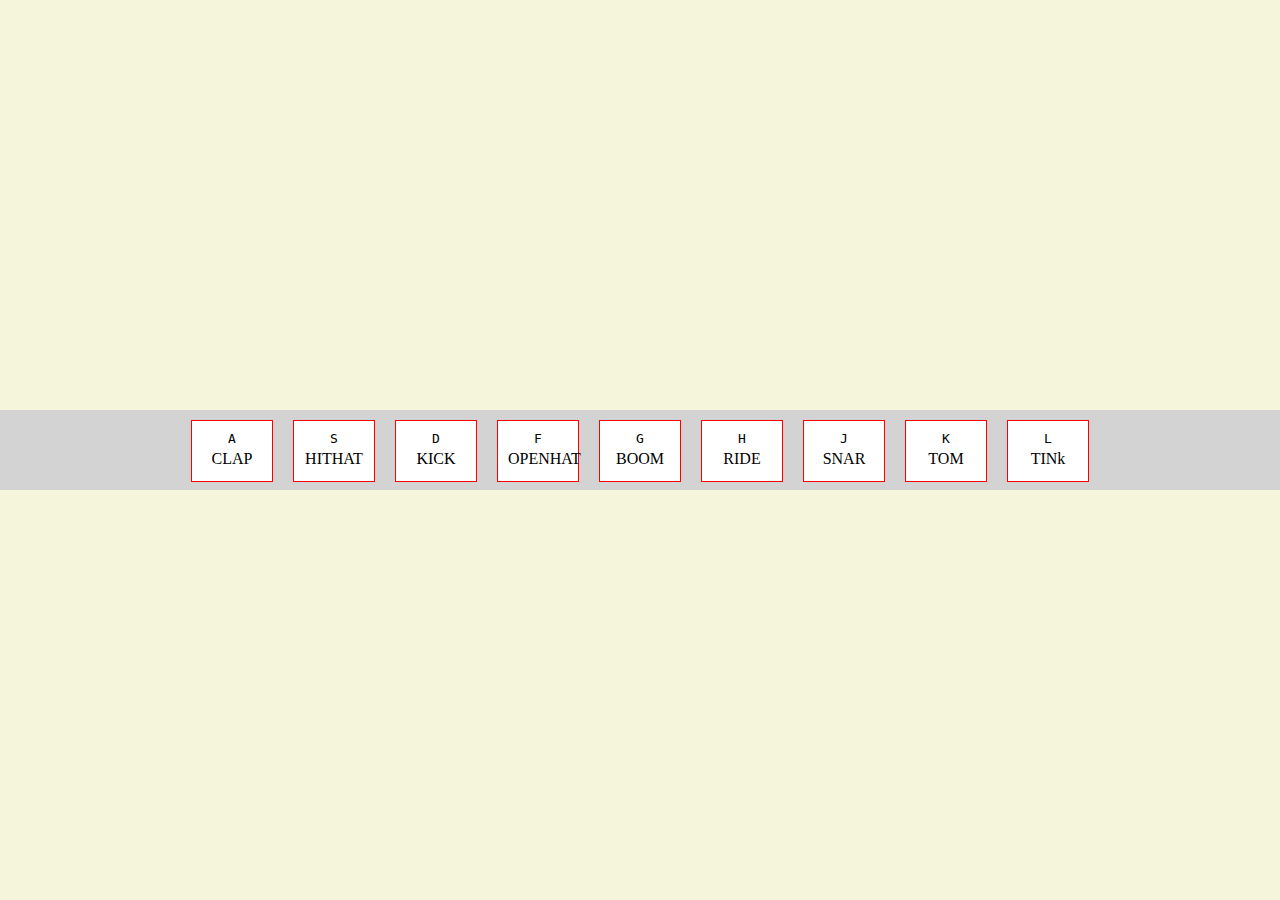
<file: day1/index.html>
<!DOCTYPE html>
<html lang="en">
<head>
    <meta charset="UTF-8">
    <meta http-equiv="X-UA-Compatible" content="IE=edge">
    <meta name="viewport" content="width=device-width, initial-scale=1.0">
    <title>Document</title>
    <link rel="stylesheet" href="app.css">
</head>
<body>

    <div class="keys">
        <div data-input="65" class="key">
            <kbd>A</kbd>
            <span class="sound">CLAP</span>
        </div>

        <div class="key" data-input="83">
            <kbd>S</kbd>
            <span class="sound">HITHAT  </span>
        </div>

        <div class="key" data-input="68">
            <kbd>D</kbd>
            <span class="sound">KICK  </span>
        </div>

        <div class="key" data-input="70">
            <kbd>F</kbd>
            <span class="sound">OPENHAT </span>
        </div>

        <div class="key" data-input="71">
            <kbd>G</kbd>
            <span class="sound">BOOM  </span>
        </div>

        <div class="key" data-input="72">
            <kbd>H</kbd>
            <span class="sound">RIDE  </span>
        </div>

        <div class="key" data-input="74">
            <kbd>J</kbd>
            <span class="sound">SNAR  </span>
        </div>
        
        <div class="key" data-input="75">
            <kbd>K</kbd>
            <span class="sound">TOM  </span>
        </div>

        <div class="key" data-input="76">
            <kbd>L</kbd>
            <span class="sound">TINk  </span>
        </div>

    </div>



    <audio data-input="65" src="sounds/clap.wav"></audio>
    <audio data-input="83" src="sounds/hihat.wav"></audio>
    <audio data-input="68" src="sounds/kick.wav"></audio>
    <audio data-input="70" src="sounds/openhat.wav"></audio>
    <audio data-input="71" src="sounds/boom.wav"></audio>
    <audio data-input="72" src="sounds/ride.wav"></audio>
    <audio data-input="74" src="sounds/snare.wav"></audio>
    <audio data-input="75" src="sounds/tom.wav"></audio>
    <audio data-input="76" src="sounds/tink.wav"></audio>
    

<script src="main.js"></script>
</body>
</html>
</file>
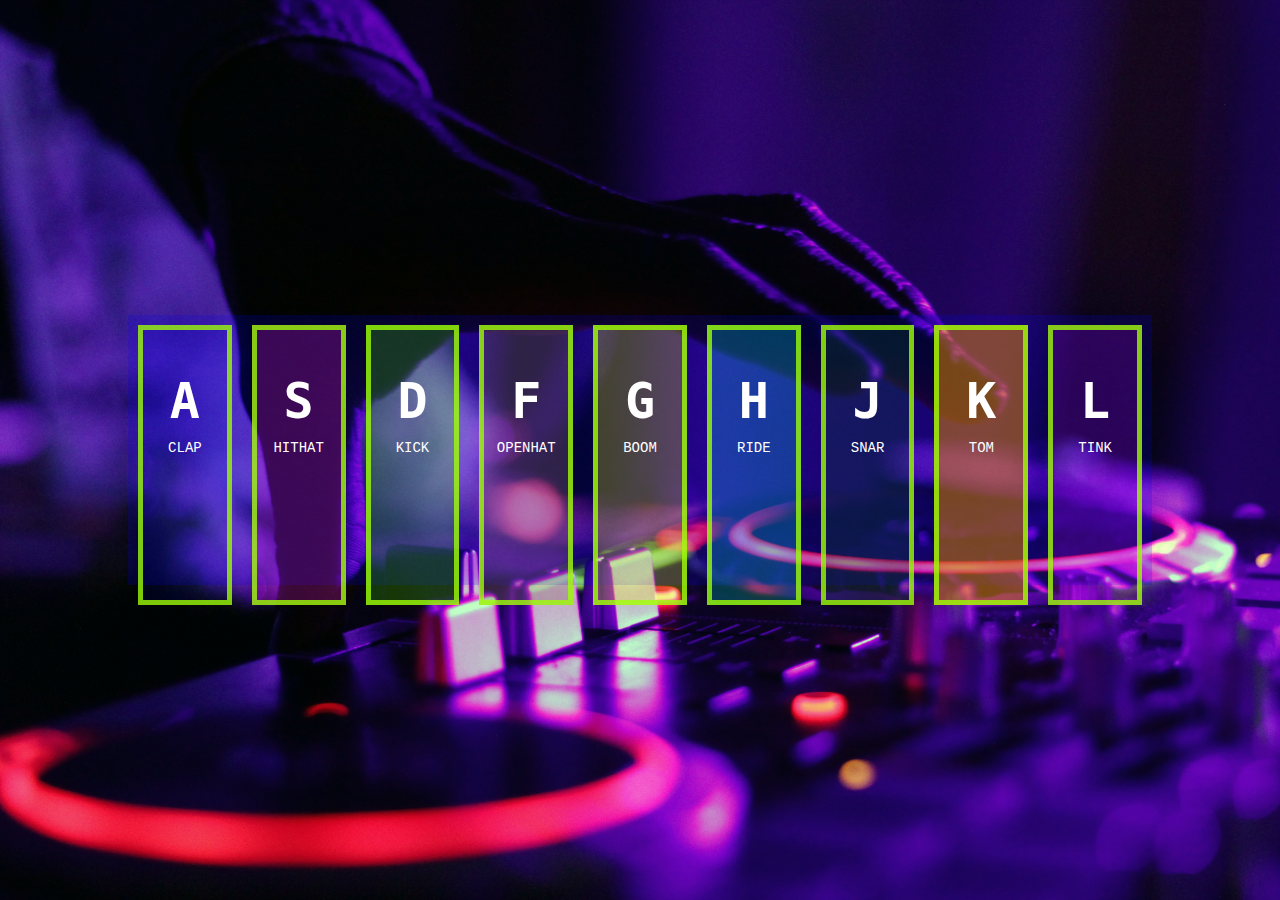
<file: day1/modified/day1/index.html>
<!DOCTYPE html>
<html lang="en">
<head>
    <meta charset="UTF-8">
    <meta http-equiv="X-UA-Compatible" content="IE=edge">
    <meta name="viewport" content="width=device-width, initial-scale=1.0">
    <title>Day-01</title>
    <link rel="stylesheet" href="app.css">
</head>
<body class="body">
    <div class="container">

        <div class="key" data-input="65">
            <kbd>A</kbd>
            <span class="sound">CLAP</span>
        </div>

        
        <div class="key" data-input="83">
            <kbd>S</kbd>
            <span class="sound">HITHAT</span>
        </div>

        <div class="key" data-input="68">
            <kbd>D</kbd>
            <span class="sound">KICK</span>
        </div>

        <div class="key" data-input="70">
            <kbd>F</kbd>
            <span class="sound">OPENHAT</span>
        </div>

        <div class="key" data-input="71">
            <kbd>G</kbd>
            <span class="sound">BOOM</span>
        </div>

        <div class="key" data-input="72">
            <kbd>H</kbd>
            <span class="sound">RIDE</span>
        </div>

        <div class="key" data-input="74">
            <kbd>J</kbd>
            <span class="sound">SNAR</span>
        </div>

        <div class="key" data-input="75">
            <kbd>K</kbd>
            <span class="sound">TOM</span>
        </div>

        <div class="key" data-input="76">
            <kbd>L</kbd>
            <span class="sound">TINK</span>
        </div>


    </div>

    <audio src="sounds/clap.wav" data-input="65"></audio>
    <audio src="sounds/hihat.wav" data-input="83"></audio>
    <audio src="sounds/kick.wav" data-input="68"></audio>
    <audio src="sounds/openhat.wav" data-input="70"></audio>
    <audio src="sounds/boom.wav" data-input="71"></audio>
    <audio src="sounds/ride.wav" data-input="72"></audio>
    <audio src="sounds/snare.wav" data-input="74"></audio>
    <audio src="sounds/tom.wav" data-input="75"></audio>
    <audio src="sounds/tink.wav" data-input="76"></audio>

    <script src="main.js"></script>
</body>
</html>
</file>
<file: day1/app.css>
html, body{
    background-color: beige;
    height: 100vh;
    margin: 0;
    padding: 0;
    justify-content: center;
    display:flex;
    width: 100%;
}



.keys{
    display: flex;
    height: 80px;
    width: 100%;
    margin: auto;
    background-color: lightgrey;
    justify-content: center;


    
}

.key{
    height: 50%;
    width: 60px;
    margin: 10px;
    padding: 10px;
    background-color: white;
    border: solid 1px red;
    transition: all .07s;
}
.playing{
    transform: scale(2);
    background-color: black;
    border: solid 4px yellow;

}


kbd{
    display: block;
    text-align: center;

}
span{
    display: block;
    margin-top: 4px;
    text-align: center;
}
</file>
<file: day1/modified/day1/app.css>
html, body{
        background-color: beige;
        width: 100%;
        height: 100vh;
        margin: 0;
        padding: 0;
        display: inline-flex;
        background-color: blue;
        background: url('images/background.jpg') ;
        background-size:cover ;
        background-repeat: no-repeat;
        font-family: 'Courier New', Courier, monospace;
        
        
    }




    .container{
        display: inline-flex;
        width: 80%;
        height: 30%;
        margin: auto;
        background-color: rgba(0, 0, 255, 0.171);
    }

    .containerA{
        background-color: red   ;
    }
    .key{
        display: inline-block;
        
        width: 10%;
        height: 100%;
        background-color: red;
        margin: 10px;
        border:5px solid rgba(159, 255, 6, 0.788);
        transition: all 0.20s;
        
    }

    .playing{
        text-decoration: dashed;
        background: linear-gradient(#ff260067, #65fd00a2);
        color:black;
        border: solid 4px rgb(255, 163, 247);
        transform: scale(.9);
    }

    kbd{

        display:block;
        text-align: center;
        margin: auto;
        margin-top: 50%;
        font-weight: bold;
        font-size: 50px;
        color: white;

        
    }
    .sound{
        display:table;
        margin: auto ;
        margin-top: 10px;
        color:white;
        font-size: 14px;
        text-align: center;
    }

    .key:nth-child(1){
        background-color: rgba(0, 0, 255, 0.089);
    }
    .key:nth-child(2){
        background-color: rgba(255, 32, 225, 0.233);
    }
    .key:nth-child(3){
        background-color: rgba(81, 255, 0, 0.205);
    }
    .key:nth-child(4){
        background-color: rgba(133, 97, 106, 0.342);
    }
    .key:nth-child(5){
        background-color: rgba(248, 252, 13, 0.26);
    }
    .key:nth-child(6){
        background-color: rgba(0, 236, 253, 0.233);
    }
    .key:nth-child(7){
        background-color: rgba(12, 77, 41, 0.267);
    }
    .key:nth-child(8){
        background-color: rgba(219, 132, 0, 0.527);
    }
    .key:nth-child(9){
        background-color: rgba(255, 14, 255, 0.151);
    }
</file>
